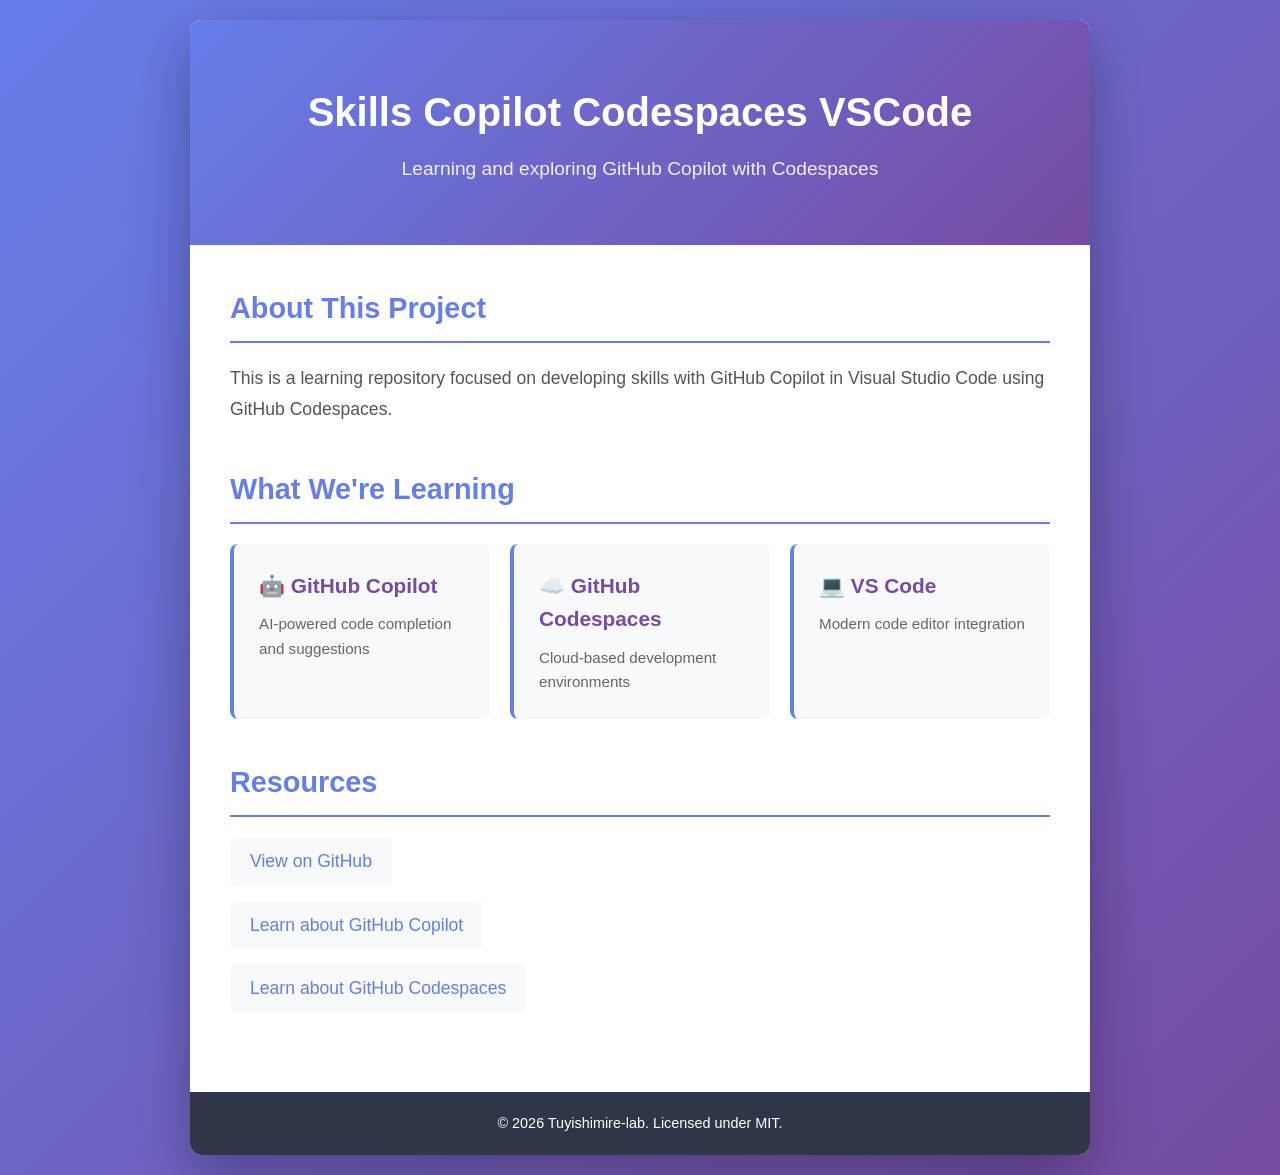
<file: index.html>
<!DOCTYPE html>
<html lang="en">
<head>
    <meta charset="UTF-8">
    <meta name="viewport" content="width=device-width, initial-scale=1.0">
    <meta name="description" content="Skills Copilot Codespaces VSCode - A learning project">
    <title>Skills Copilot Codespaces VSCode</title>
    <link rel="stylesheet" href="style.css">
</head>
<body>
    <div class="container">
        <header>
            <h1>Skills Copilot Codespaces VSCode</h1>
            <p class="subtitle">Learning and exploring GitHub Copilot with Codespaces</p>
        </header>
        
        <main>
            <section class="about">
                <h2>About This Project</h2>
                <p>This is a learning repository focused on developing skills with GitHub Copilot in Visual Studio Code using GitHub Codespaces.</p>
            </section>
            
            <section class="features">
                <h2>What We're Learning</h2>
                <div class="feature-grid">
                    <div class="feature-card">
                        <h3>🤖 GitHub Copilot</h3>
                        <p>AI-powered code completion and suggestions</p>
                    </div>
                    <div class="feature-card">
                        <h3>☁️ GitHub Codespaces</h3>
                        <p>Cloud-based development environments</p>
                    </div>
                    <div class="feature-card">
                        <h3>💻 VS Code</h3>
                        <p>Modern code editor integration</p>
                    </div>
                </div>
            </section>
            
            <section class="links">
                <h2>Resources</h2>
                <ul>
                    <li><a href="https://github.com/Tuyishimire-lab/skills-copilot-codespaces-vscode" target="_blank">View on GitHub</a></li>
                    <li><a href="https://github.com/features/copilot" target="_blank">Learn about GitHub Copilot</a></li>
                    <li><a href="https://github.com/features/codespaces" target="_blank">Learn about GitHub Codespaces</a></li>
                </ul>
            </section>
        </main>
        
        <footer>
            <p>&copy; 2026 Tuyishimire-lab. Licensed under MIT.</p>
        </footer>
    </div>
</body>
</html>
</file>
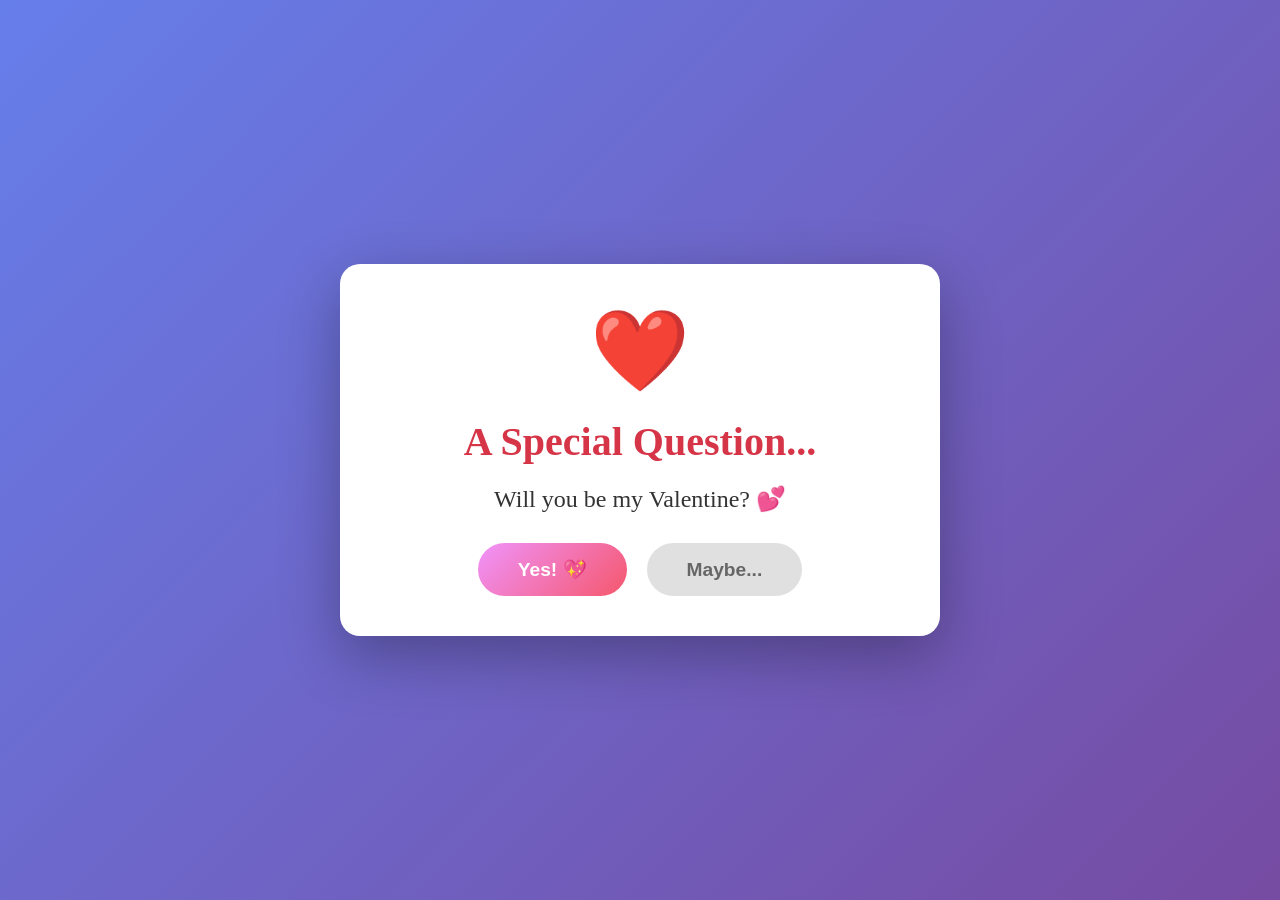
<file: valentine.html>
<!DOCTYPE html>
<html lang="en">
<head>
    <meta charset="UTF-8">
    <meta name="viewport" content="width=device-width, initial-scale=1.0">
    <title>Will You Be My Valentine? 💕</title>
    <style>
        * {
            margin: 0;
            padding: 0;
            box-sizing: border-box;
        }

        body {
            font-family: 'Georgia', serif;
            background: linear-gradient(135deg, #667eea 0%, #764ba2 100%);
            min-height: 100vh;
            display: flex;
            justify-content: center;
            align-items: center;
            padding: 20px;
        }

        .container {
            background: white;
            border-radius: 20px;
            padding: 40px;
            max-width: 600px;
            width: 100%;
            box-shadow: 0 20px 60px rgba(0, 0, 0, 0.3);
            text-align: center;
            animation: fadeIn 0.8s ease-in;
        }

        @keyframes fadeIn {
            from {
                opacity: 0;
                transform: translateY(-20px);
            }
            to {
                opacity: 1;
                transform: translateY(0);
            }
        }

        .heart-icon {
            font-size: 80px;
            margin-bottom: 20px;
            animation: heartbeat 1.5s ease-in-out infinite;
        }

        @keyframes heartbeat {
            0%, 100% {
                transform: scale(1);
            }
            25% {
                transform: scale(1.1);
            }
            50% {
                transform: scale(1);
            }
        }

        h1 {
            color: #d63447;
            font-size: 2.5em;
            margin-bottom: 20px;
        }

        .question {
            font-size: 1.5em;
            color: #333;
            margin-bottom: 30px;
        }

        .buttons {
            display: flex;
            gap: 20px;
            justify-content: center;
            margin-top: 30px;
        }

        button {
            padding: 15px 40px;
            font-size: 1.2em;
            border: none;
            border-radius: 50px;
            cursor: pointer;
            transition: all 0.3s ease;
            font-weight: bold;
        }

        .yes-btn {
            background: linear-gradient(135deg, #f093fb 0%, #f5576c 100%);
            color: white;
        }

        .yes-btn:hover {
            transform: scale(1.1);
            box-shadow: 0 10px 30px rgba(245, 87, 108, 0.4);
        }

        .no-btn {
            background: #e0e0e0;
            color: #666;
        }

        .no-btn:hover {
            background: #d0d0d0;
            transform: scale(0.95);
        }

        .romantic-message {
            display: none;
            animation: fadeIn 0.8s ease-in;
        }

        .journey-timeline {
            margin-top: 30px;
            text-align: left;
        }

        .moment {
            background: linear-gradient(135deg, #ffeaa7 0%, #fdcb6e 100%);
            padding: 20px;
            margin: 15px 0;
            border-radius: 15px;
            border-left: 5px solid #d63447;
            box-shadow: 0 5px 15px rgba(0, 0, 0, 0.1);
        }

        .moment-date {
            font-weight: bold;
            color: #d63447;
            font-size: 1.1em;
            margin-bottom: 8px;
        }

        .moment-description {
            color: #333;
            line-height: 1.6;
        }

        .love-message {
            font-size: 1.3em;
            color: #d63447;
            margin: 20px 0;
            font-style: italic;
            line-height: 1.6;
        }

        .hidden {
            display: none;
        }

        .confetti {
            position: fixed;
            width: 10px;
            height: 10px;
            background: #f5576c;
            animation: confetti-fall 3s linear infinite;
        }

        @keyframes confetti-fall {
            to {
                transform: translateY(100vh) rotate(360deg);
                opacity: 0;
            }
        }
    </style>
</head>
<body>
    <div class="container">
        <div id="question-section">
            <div class="heart-icon">❤️</div>
            <h1>A Special Question...</h1>
            <p class="question">Will you be my Valentine? 💕</p>
            <div class="buttons">
                <button class="yes-btn" onclick="showRomanticMessage()">Yes! 💖</button>
                <button class="no-btn" onclick="handleNo()">Maybe...</button>
            </div>
        </div>

        <div id="romantic-message" class="romantic-message">
            <div class="heart-icon">💕</div>
            <h1>You Made Me So Happy! 🥰</h1>
            <p class="love-message">
                Every moment with you is a treasure, and I can't wait to create more beautiful memories together. 
                Here's our romantic journey so far...
            </p>

            <div class="journey-timeline">
                <h2 style="color: #d63447; margin-bottom: 20px;">Our Special Moments 💖</h2>
                
                <div class="moment">
                    <div class="moment-date">🌟 The First Meeting</div>
                    <div class="moment-description">
                        The day our eyes first met, and I knew something magical was about to begin. 
                        Your smile lit up the entire room, and my heart has been yours ever since.
                    </div>
                </div>

                <div class="moment">
                    <div class="moment-date">☕ Our First Coffee Date</div>
                    <div class="moment-description">
                        We talked for hours, and time just disappeared. I discovered how amazing you are, 
                        and how comfortable I felt being myself around you. That was the moment I started falling for you.
                    </div>
                </div>

                <div class="moment">
                    <div class="moment-date">🌙 Stargazing Night</div>
                    <div class="moment-description">
                        Under the stars, we shared our dreams and fears. You held my hand, and I felt like 
                        I found my person. The universe aligned, and everything felt perfect.
                    </div>
                </div>

                <div class="moment">
                    <div class="moment-date">🎭 Our Inside Jokes</div>
                    <div class="moment-description">
                        All those silly moments that make us laugh uncontrollably. No one else understands 
                        our humor quite like we do, and that makes us special.
                    </div>
                </div>

                <div class="moment">
                    <div class="moment-date">💝 Today and Forever</div>
                    <div class="moment-description">
                        Every day with you is a new adventure. I'm so grateful for you, and I can't wait 
                        to continue writing our story together. Happy Valentine's Day, my love! 💕
                    </div>
                </div>
            </div>

            <p class="love-message" style="margin-top: 30px;">
                You make every day feel like Valentine's Day! 💖✨
            </p>
        </div>
    </div>

    <script>
        function showRomanticMessage() {
            const questionSection = document.getElementById('question-section');
            const romanticMessage = document.getElementById('romantic-message');
            
            questionSection.style.display = 'none';
            romanticMessage.style.display = 'block';
            
            // Add confetti effect
            createConfetti();
        }

        function handleNo() {
            const noBtn = document.querySelector('.no-btn');
            const messages = [
                "Are you sure? 🥺",
                "Please? 💕",
                "Pretty please? 🌹",
                "Just give it a chance! 💖",
                "I'll make it worth it! ✨"
            ];
            
            const randomMessage = messages[Math.floor(Math.random() * messages.length)];
            noBtn.textContent = randomMessage;
            
            // Make the yes button bigger to encourage clicking it
            const yesBtn = document.querySelector('.yes-btn');
            const currentSize = parseFloat(window.getComputedStyle(yesBtn).fontSize);
            yesBtn.style.fontSize = (currentSize * 1.1) + 'px';
        }

        function createConfetti() {
            const colors = ['#f5576c', '#f093fb', '#ffeaa7', '#fdcb6e', '#ff6b6b', '#ee5a6f'];
            
            for (let i = 0; i < 50; i++) {
                setTimeout(() => {
                    const confetti = document.createElement('div');
                    confetti.className = 'confetti';
                    confetti.style.left = Math.random() * 100 + '%';
                    confetti.style.background = colors[Math.floor(Math.random() * colors.length)];
                    confetti.style.animationDelay = Math.random() * 3 + 's';
                    document.body.appendChild(confetti);
                    
                    setTimeout(() => confetti.remove(), 3000);
                }, i * 30);
            }
        }
    </script>
</body>
</html>
</file>
<file: style.css>
* {
    margin: 0;
    padding: 0;
    box-sizing: border-box;
}

body {
    font-family: -apple-system, BlinkMacSystemFont, 'Segoe UI', 'Roboto', 'Helvetica', 'Arial', sans-serif;
    line-height: 1.6;
    color: #333;
    background: linear-gradient(135deg, #667eea 0%, #764ba2 100%);
    min-height: 100vh;
    padding: 20px;
}

.container {
    max-width: 900px;
    margin: 0 auto;
    background: white;
    border-radius: 12px;
    box-shadow: 0 20px 60px rgba(0, 0, 0, 0.3);
    overflow: hidden;
}

header {
    background: linear-gradient(135deg, #667eea 0%, #764ba2 100%);
    color: white;
    padding: 60px 40px;
    text-align: center;
}

header h1 {
    font-size: 2.5rem;
    margin-bottom: 10px;
    font-weight: 700;
}

.subtitle {
    font-size: 1.2rem;
    opacity: 0.9;
}

main {
    padding: 40px;
}

section {
    margin-bottom: 40px;
}

h2 {
    color: #667eea;
    margin-bottom: 20px;
    font-size: 1.8rem;
    border-bottom: 2px solid #667eea;
    padding-bottom: 10px;
}

h3 {
    color: #764ba2;
    margin-bottom: 10px;
    font-size: 1.3rem;
}

.about p {
    font-size: 1.1rem;
    color: #555;
    line-height: 1.8;
}

.feature-grid {
    display: grid;
    grid-template-columns: repeat(auto-fit, minmax(250px, 1fr));
    gap: 20px;
    margin-top: 20px;
}

.feature-card {
    background: #f8f9fa;
    padding: 25px;
    border-radius: 8px;
    border-left: 4px solid #667eea;
    transition: transform 0.3s ease, box-shadow 0.3s ease;
}

.feature-card:hover {
    transform: translateY(-5px);
    box-shadow: 0 10px 20px rgba(102, 126, 234, 0.2);
}

.feature-card h3 {
    margin-bottom: 10px;
}

.feature-card p {
    color: #666;
    font-size: 0.95rem;
}

.links ul {
    list-style: none;
    padding-left: 0;
}

.links li {
    margin-bottom: 15px;
}

.links a {
    color: #667eea;
    text-decoration: none;
    font-size: 1.1rem;
    padding: 10px 20px;
    display: inline-block;
    background: #f8f9fa;
    border-radius: 6px;
    transition: all 0.3s ease;
}

.links a:hover {
    background: #667eea;
    color: white;
    transform: translateX(5px);
}

footer {
    background: #2d3748;
    color: white;
    text-align: center;
    padding: 20px;
    font-size: 0.9rem;
}

@media (max-width: 768px) {
    header h1 {
        font-size: 2rem;
    }
    
    .subtitle {
        font-size: 1rem;
    }
    
    main {
        padding: 20px;
    }
    
    .feature-grid {
        grid-template-columns: 1fr;
    }
}
</file>
